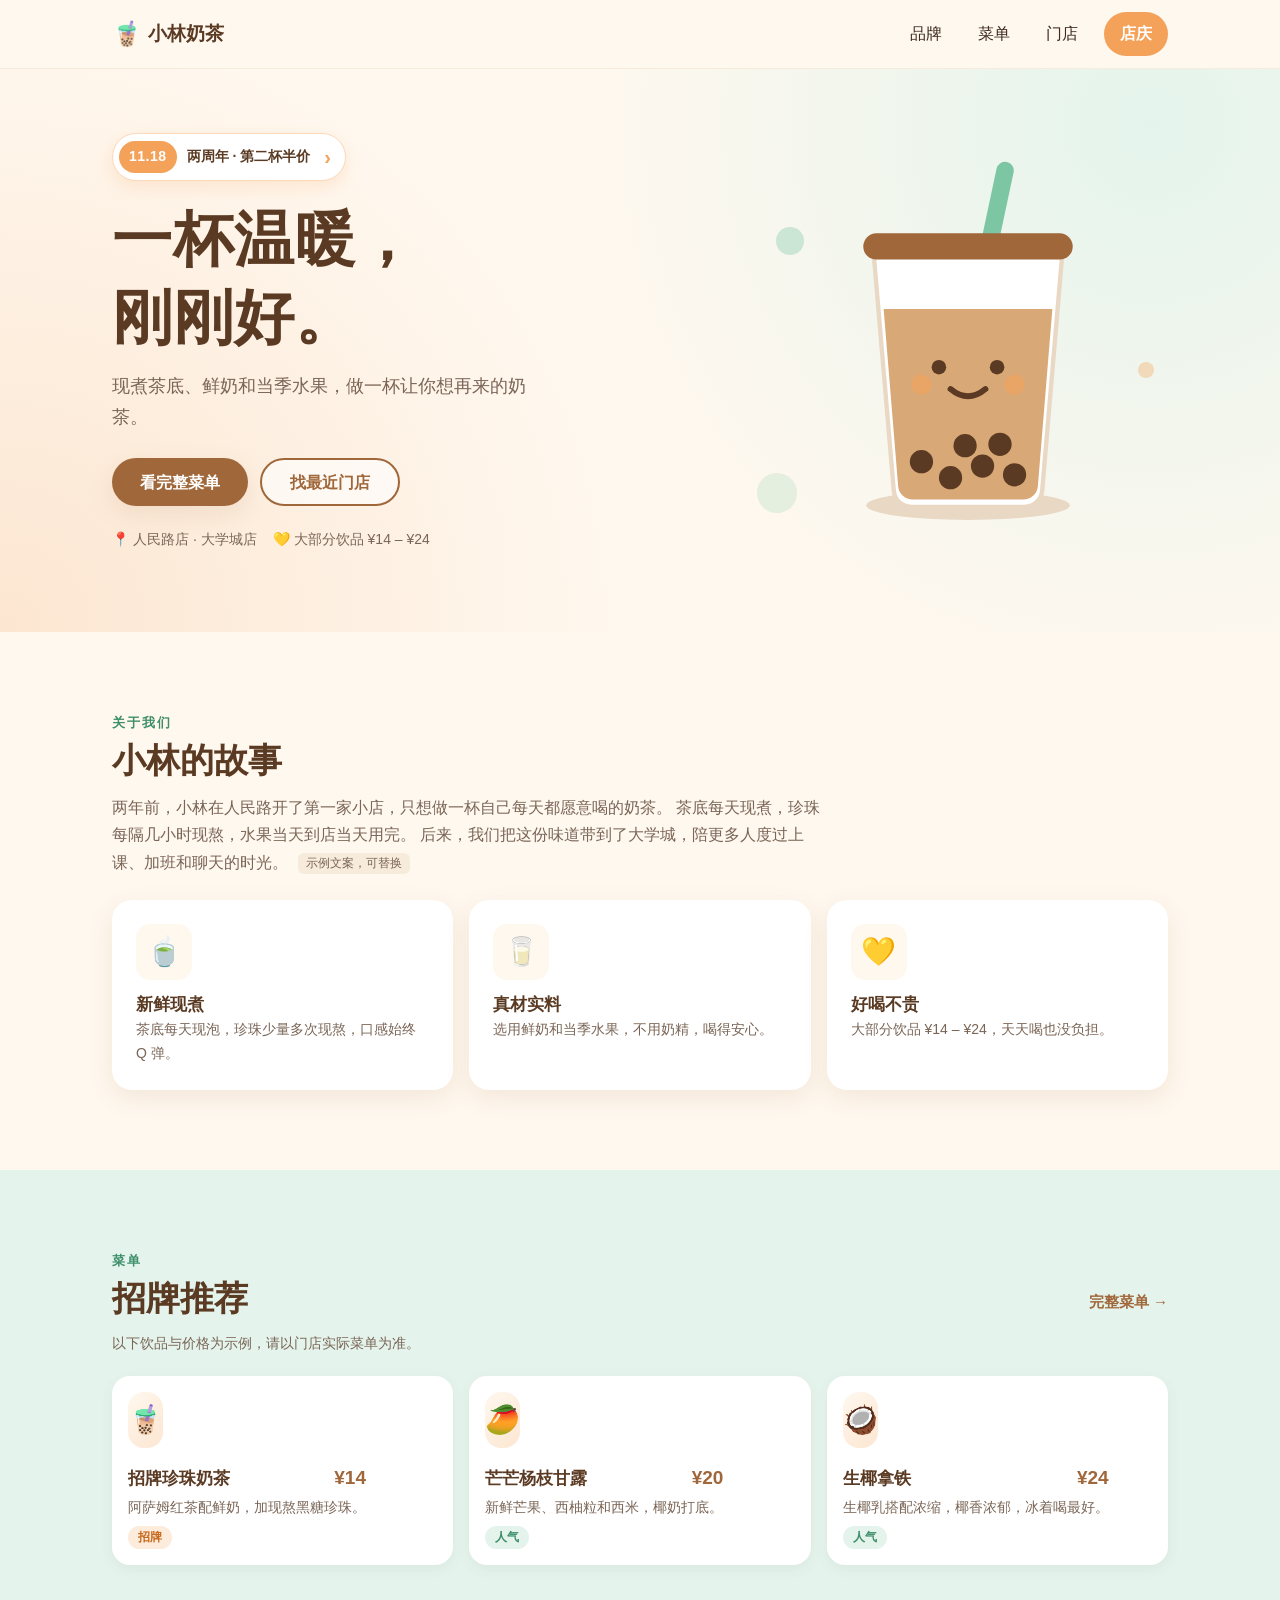
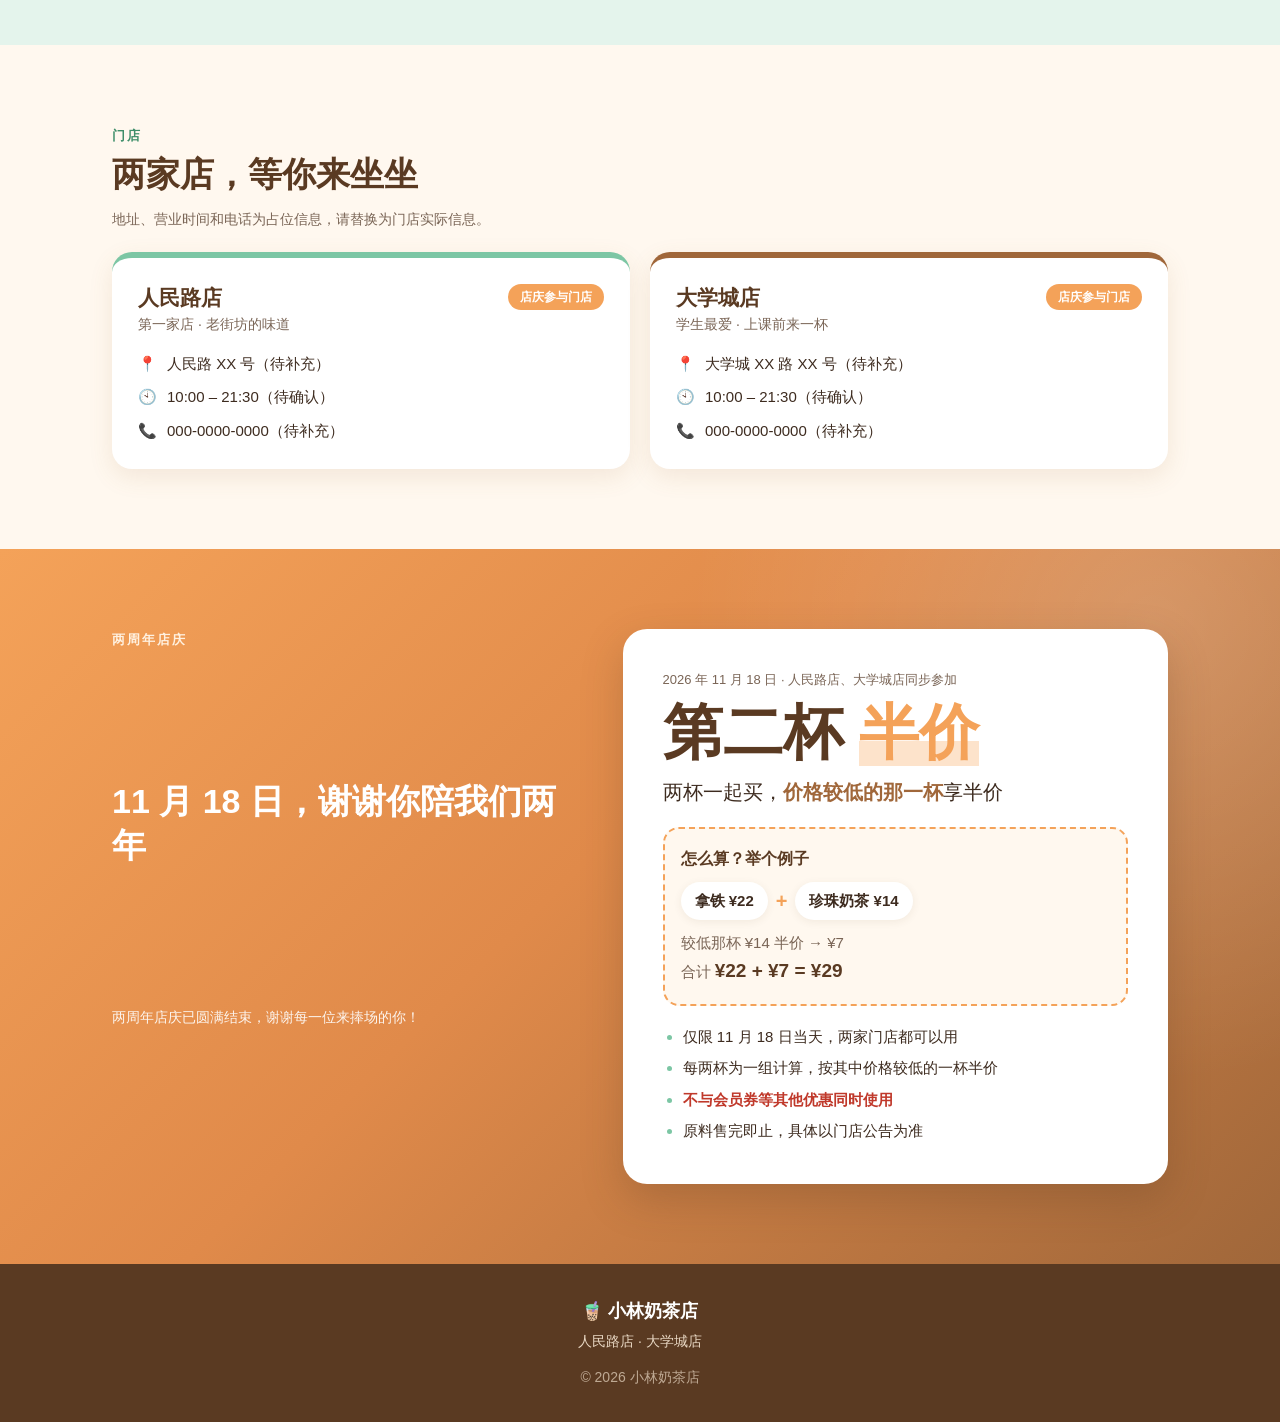
<file: index.html>
<!DOCTYPE html>
<html lang="zh-CN">
<head>
  <meta charset="UTF-8">
  <meta name="viewport" content="width=device-width, initial-scale=1, viewport-fit=cover">
  <meta name="theme-color" content="#FFF8EF">
  <title>小林奶茶店 · 一杯温暖，刚刚好</title>
  <meta name="description" content="小林奶茶店官网：品牌故事、菜单、人民路店与大学城店，11月18日两周年店庆第二杯半价。">
  <link rel="stylesheet" href="style.css">
</head>
<body class="page-home">

  <!-- 顶部导航：电脑显示完整导航，手机只保留 Logo + 店庆入口 -->
  <header class="site-header">
    <div class="container nav-bar">
      <a href="index.html" class="logo" aria-label="小林奶茶 首页">
        <span class="logo-icon" aria-hidden="true">🧋</span>小林奶茶
      </a>
      <nav class="site-nav" aria-label="主导航">
        <a href="#brand" data-section="brand">品牌</a>
        <a href="menu.html">菜单</a>
        <a href="#stores" data-section="stores">门店</a>
        <a href="#anniversary" data-section="anniversary" class="nav-highlight">店庆</a>
      </nav>
      <a href="#anniversary" class="header-cta">🎉 店庆</a>
    </div>
  </header>

  <main id="top">

    <!-- 首屏 -->
    <section class="hero">
      <div class="container hero-inner">
        <div class="hero-text">
          <a href="#anniversary" class="hero-badge">
            <span class="hero-badge-date">11.18</span>
            <span>两周年 · 第二杯半价</span>
            <span aria-hidden="true">›</span>
          </a>
          <h1>一杯温暖，<br>刚刚好。</h1>
          <p class="hero-sub">现煮茶底、鲜奶和当季水果，做一杯让你想再来的奶茶。</p>
          <div class="hero-actions">
            <a href="menu.html" class="btn btn-primary">看完整菜单</a>
            <a href="#stores" class="btn btn-ghost">找最近门店</a>
          </div>
          <ul class="hero-facts">
            <li><span aria-hidden="true">📍</span>人民路店 · 大学城店</li>
            <li><span aria-hidden="true">💛</span>大部分饮品 ¥14 – ¥24</li>
          </ul>
        </div>
        <div class="hero-art" aria-hidden="true">
          <svg viewBox="0 0 220 260" class="cup-svg">
            <ellipse cx="110" cy="245" rx="70" ry="10" fill="#E9D8C4"/>
            <rect x="122" y="8" width="12" height="90" rx="6" fill="#7CC6A4" transform="rotate(12 128 50)"/>
            <path d="M45 70 h130 l-14 165 a12 12 0 0 1 -12 11 h-78 a12 12 0 0 1 -12 -11 z" fill="#FFFFFF" stroke="#E9D8C4" stroke-width="3"/>
            <path d="M52 110 h116 l-10 122 a10 10 0 0 1 -10 9 h-76 a10 10 0 0 1 -10 -9 z" fill="#D9A877"/>
            <circle cx="78" cy="215" r="8" fill="#5A3A22"/>
            <circle cx="98" cy="226" r="8" fill="#5A3A22"/>
            <circle cx="120" cy="218" r="8" fill="#5A3A22"/>
            <circle cx="142" cy="224" r="8" fill="#5A3A22"/>
            <circle cx="108" cy="204" r="8" fill="#5A3A22"/>
            <circle cx="132" cy="203" r="8" fill="#5A3A22"/>
            <rect x="38" y="58" width="144" height="18" rx="9" fill="#A0673A"/>
            <circle cx="90" cy="150" r="5" fill="#5A3A22"/>
            <circle cx="130" cy="150" r="5" fill="#5A3A22"/>
            <path d="M98 165 q12 10 24 0" stroke="#5A3A22" stroke-width="4" fill="none" stroke-linecap="round"/>
            <circle cx="78" cy="162" r="7" fill="#F4A259" opacity=".55"/>
            <circle cx="142" cy="162" r="7" fill="#F4A259" opacity=".55"/>
          </svg>
          <div class="bubble b1"></div>
          <div class="bubble b2"></div>
          <div class="bubble b3"></div>
        </div>
      </div>
    </section>

    <!-- 品牌介绍 -->
    <section id="brand" class="section">
      <div class="container">
        <p class="eyebrow">关于我们</p>
        <h2 class="section-title">小林的故事</h2>
        <p class="brand-story">
          两年前，小林在人民路开了第一家小店，只想做一杯自己每天都愿意喝的奶茶。
          茶底每天现煮，珍珠每隔几小时现熬，水果当天到店当天用完。
          后来，我们把这份味道带到了大学城，陪更多人度过上课、加班和聊天的时光。
          <span class="placeholder-tag">示例文案，可替换</span>
        </p>
        <div class="features">
          <article class="feature-card">
            <div class="feature-icon" aria-hidden="true">🍵</div>
            <div>
              <h3>新鲜现煮</h3>
              <p>茶底每天现泡，珍珠少量多次现熬，口感始终 Q 弹。</p>
            </div>
          </article>
          <article class="feature-card">
            <div class="feature-icon" aria-hidden="true">🥛</div>
            <div>
              <h3>真材实料</h3>
              <p>选用鲜奶和当季水果，不用奶精，喝得安心。</p>
            </div>
          </article>
          <article class="feature-card">
            <div class="feature-icon" aria-hidden="true">💛</div>
            <div>
              <h3>好喝不贵</h3>
              <p>大部分饮品 ¥14 – ¥24，天天喝也没负担。</p>
            </div>
          </article>
        </div>
      </div>
    </section>

    <!-- 菜单预览：完整菜单在 menu.html -->
    <section id="menu" class="section section-tint">
      <div class="container">
        <div class="section-head">
          <div>
            <p class="eyebrow">菜单</p>
            <h2 class="section-title">招牌推荐</h2>
          </div>
          <a href="menu.html" class="link-more">完整菜单 <span aria-hidden="true">→</span></a>
        </div>
        <p class="section-note">以下饮品与价格为示例，请以门店实际菜单为准。</p>

        <div class="menu-grid menu-grid-preview">
          <article class="menu-card">
            <div class="menu-emoji" aria-hidden="true">🧋</div>
            <div class="menu-body">
              <div class="menu-top"><h3>招牌珍珠奶茶</h3><span class="price">¥14</span></div>
              <p>阿萨姆红茶配鲜奶，加现熬黑糖珍珠。</p>
              <span class="tag tag-hot">招牌</span>
            </div>
          </article>
          <article class="menu-card">
            <div class="menu-emoji" aria-hidden="true">🥭</div>
            <div class="menu-body">
              <div class="menu-top"><h3>芒芒杨枝甘露</h3><span class="price">¥20</span></div>
              <p>新鲜芒果、西柚粒和西米，椰奶打底。</p>
              <span class="tag">人气</span>
            </div>
          </article>
          <article class="menu-card">
            <div class="menu-emoji" aria-hidden="true">🥥</div>
            <div class="menu-body">
              <div class="menu-top"><h3>生椰拿铁</h3><span class="price">¥24</span></div>
              <p>生椰乳搭配浓缩，椰香浓郁，冰着喝最好。</p>
              <span class="tag">人气</span>
            </div>
          </article>
        </div>

        <a href="menu.html" class="btn btn-primary btn-block">查看完整菜单（奶茶 / 果茶 / 咖啡 / 加料）</a>
      </div>
    </section>

    <!-- 门店 -->
    <section id="stores" class="section">
      <div class="container">
        <p class="eyebrow">门店</p>
        <h2 class="section-title">两家店，等你来坐坐</h2>
        <p class="section-note">地址、营业时间和电话为占位信息，请替换为门店实际信息。</p>
        <div class="stores">
          <article class="store-card">
            <div class="store-head">
              <h3>人民路店</h3>
              <span class="store-badge">店庆参与门店</span>
            </div>
            <p class="store-sub">第一家店 · 老街坊的味道</p>
            <ul class="store-info">
              <li><span aria-hidden="true">📍</span><span>人民路 XX 号（待补充）</span></li>
              <li><span aria-hidden="true">🕙</span><span>10:00 – 21:30（待确认）</span></li>
              <li><span aria-hidden="true">📞</span><span>000-0000-0000（待补充）</span></li>
            </ul>
          </article>
          <article class="store-card">
            <div class="store-head">
              <h3>大学城店</h3>
              <span class="store-badge">店庆参与门店</span>
            </div>
            <p class="store-sub">学生最爱 · 上课前来一杯</p>
            <ul class="store-info">
              <li><span aria-hidden="true">📍</span><span>大学城 XX 路 XX 号（待补充）</span></li>
              <li><span aria-hidden="true">🕙</span><span>10:00 – 21:30（待确认）</span></li>
              <li><span aria-hidden="true">📞</span><span>000-0000-0000（待补充）</span></li>
            </ul>
          </article>
        </div>
      </div>
    </section>

    <!-- 店庆活动 -->
    <section id="anniversary" class="section anniversary">
      <div class="container">
        <p class="eyebrow eyebrow-light">两周年店庆</p>
        <h2 class="section-title title-light">11 月 18 日，谢谢你陪我们两年</h2>

        <div class="countdown" id="countdown" aria-live="polite">
          <p class="countdown-label" id="countdown-label">距离店庆还有</p>
          <div class="countdown-nums" id="countdown-nums">
            <div><strong data-unit="d">--</strong><span>天</span></div>
            <div><strong data-unit="h">--</strong><span>时</span></div>
            <div><strong data-unit="m">--</strong><span>分</span></div>
            <div><strong data-unit="s">--</strong><span>秒</span></div>
          </div>
        </div>

        <div class="deal-card">
          <p class="deal-date">2026 年 11 月 18 日 · 人民路店、大学城店同步参加</p>
          <p class="deal-main">第二杯 <em>半价</em></p>
          <p class="deal-rule">两杯一起买，<strong>价格较低的那一杯</strong>享半价</p>

          <div class="deal-example">
            <p class="example-title">怎么算？举个例子</p>
            <div class="example-row">
              <span class="example-cup">拿铁 ¥22</span>
              <span class="example-plus">+</span>
              <span class="example-cup">珍珠奶茶 ¥14</span>
            </div>
            <p class="example-calc">较低那杯 ¥14 半价 → ¥7<br>合计 <strong>¥22 + ¥7 = ¥29</strong></p>
          </div>

          <ul class="deal-notes">
            <li>仅限 11 月 18 日当天，两家门店都可以用</li>
            <li>每两杯为一组计算，按其中价格较低的一杯半价</li>
            <li><strong>不与会员券等其他优惠同时使用</strong></li>
            <li>原料售完即止，具体以门店公告为准</li>
          </ul>
        </div>
      </div>
    </section>

  </main>

  <footer class="site-footer">
    <div class="container footer-inner">
      <p class="footer-logo"><span aria-hidden="true">🧋</span> 小林奶茶店</p>
      <p>人民路店 · 大学城店</p>
      <p class="copyright">© 2026 小林奶茶店</p>
    </div>
  </footer>

  <!-- 手机底部导航 -->
  <nav class="tabbar" aria-label="快捷导航">
    <a href="#top" data-section="top"><span aria-hidden="true">🏠</span>首页</a>
    <a href="menu.html"><span aria-hidden="true">🧋</span>菜单</a>
    <a href="#stores" data-section="stores"><span aria-hidden="true">📍</span>门店</a>
    <a href="#anniversary" data-section="anniversary" class="tabbar-hot"><span aria-hidden="true">🎉</span>店庆</a>
  </nav>

  <script src="script.js"></script>
</body>
</html>
</file>
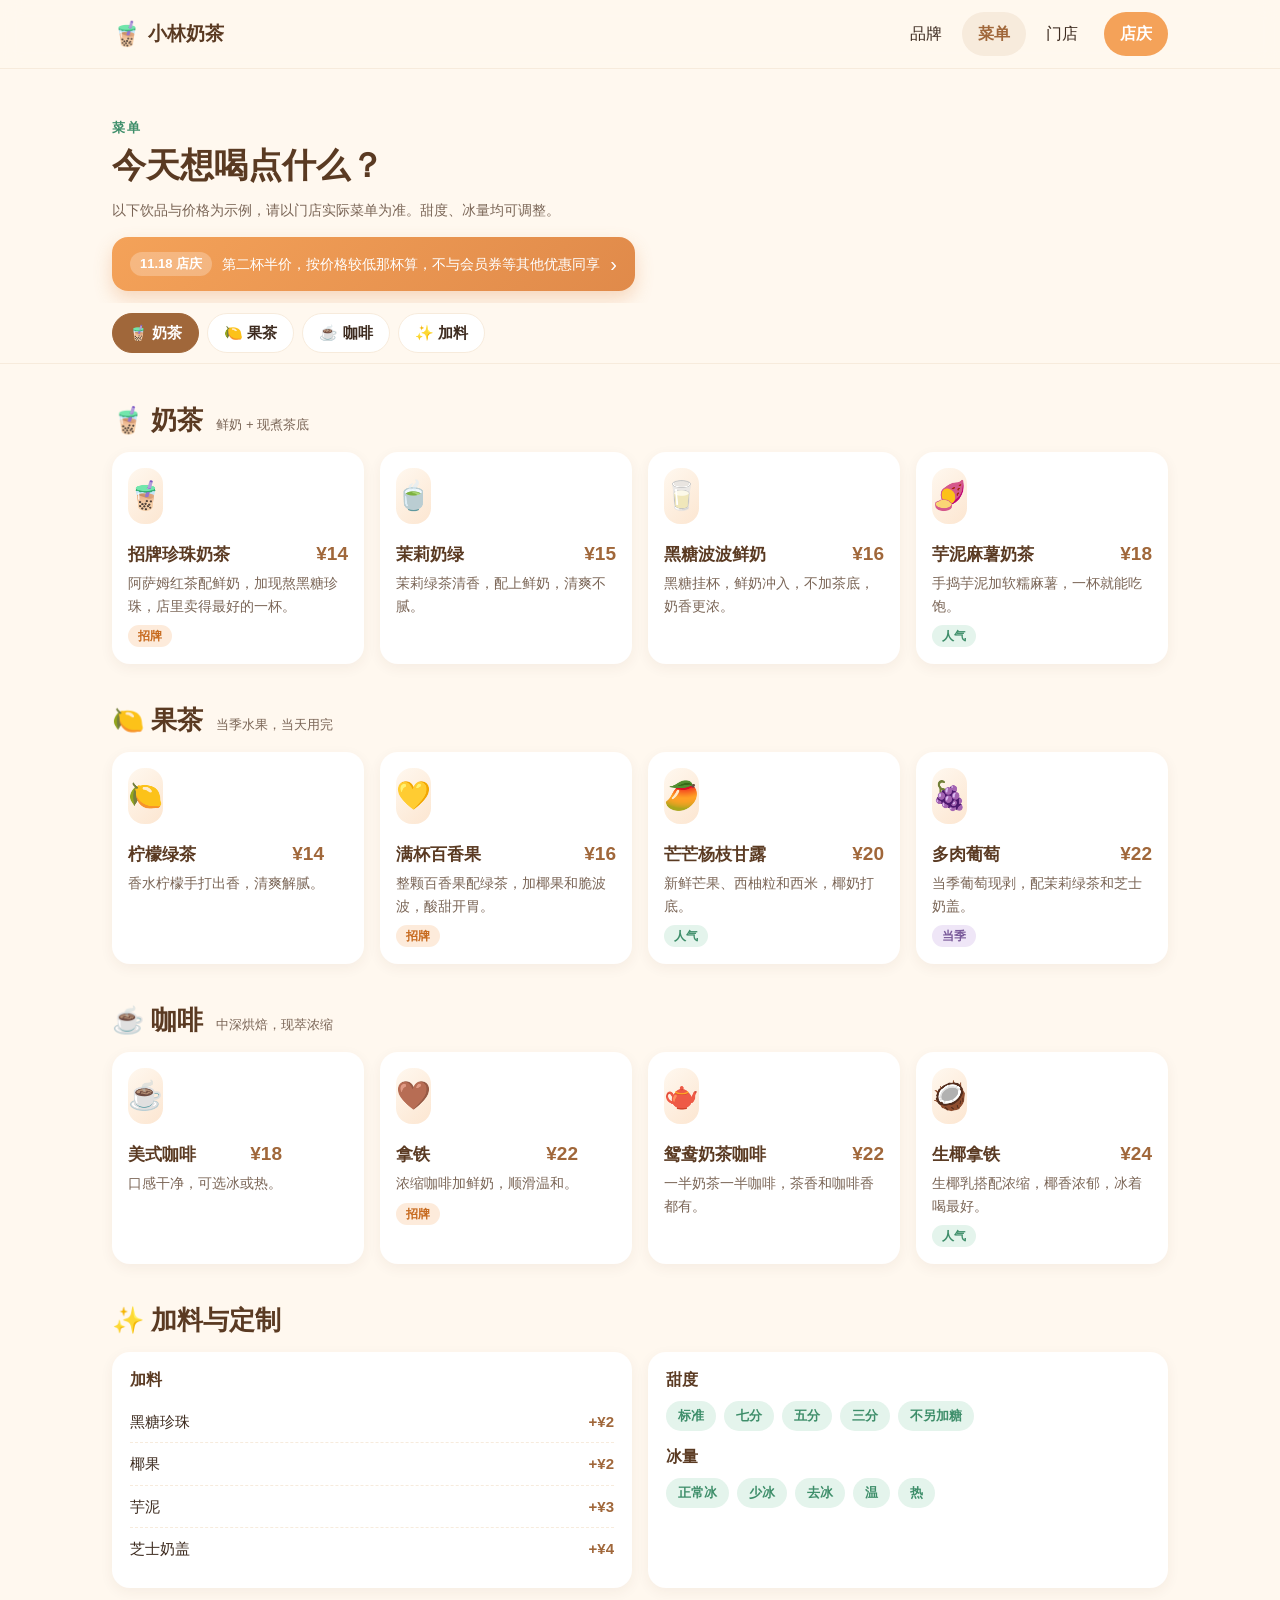
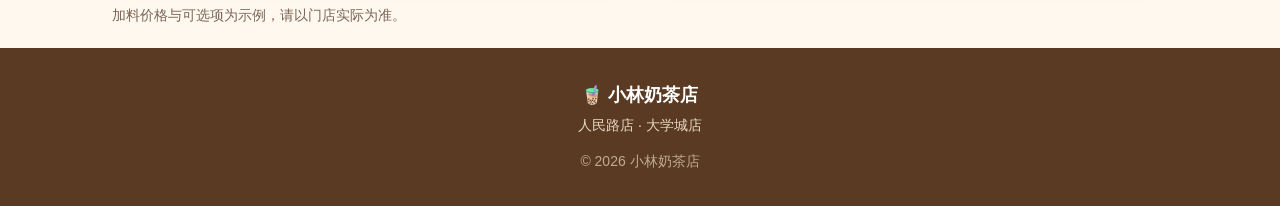
<file: menu.html>
<!DOCTYPE html>
<html lang="zh-CN">
<head>
  <meta charset="UTF-8">
  <meta name="viewport" content="width=device-width, initial-scale=1, viewport-fit=cover">
  <meta name="theme-color" content="#FFF8EF">
  <title>菜单 · 小林奶茶店</title>
  <meta name="description" content="小林奶茶店完整菜单：奶茶、果茶、咖啡与加料，11月18日店庆第二杯半价。">
  <link rel="stylesheet" href="style.css">
</head>
<body class="page-menu">

  <header class="site-header">
    <div class="container nav-bar">
      <a href="index.html" class="logo" aria-label="小林奶茶 首页">
        <span class="logo-icon" aria-hidden="true">🧋</span>小林奶茶
      </a>
      <nav class="site-nav" aria-label="主导航">
        <a href="index.html#brand">品牌</a>
        <a href="menu.html" aria-current="page">菜单</a>
        <a href="index.html#stores">门店</a>
        <a href="index.html#anniversary" class="nav-highlight">店庆</a>
      </nav>
      <a href="index.html#anniversary" class="header-cta">🎉 店庆</a>
    </div>
  </header>

  <main id="top">

    <section class="menu-hero">
      <div class="container">
        <p class="eyebrow">菜单</p>
        <h1 class="section-title">今天想喝点什么？</h1>
        <p class="section-note">以下饮品与价格为示例，请以门店实际菜单为准。甜度、冰量均可调整。</p>
        <a href="index.html#anniversary" class="promo-strip">
          <strong>11.18 店庆</strong>
          <span>第二杯半价，按价格较低那杯算，不与会员券等其他优惠同享</span>
          <span aria-hidden="true">›</span>
        </a>
      </div>
    </section>

    <!-- 分类吸顶导航 -->
    <div class="chip-nav-wrap">
      <nav class="container chip-nav" aria-label="饮品分类">
        <a href="#cat-milk" data-section="cat-milk">🧋 奶茶</a>
        <a href="#cat-fruit" data-section="cat-fruit">🍋 果茶</a>
        <a href="#cat-coffee" data-section="cat-coffee">☕ 咖啡</a>
        <a href="#cat-extra" data-section="cat-extra">✨ 加料</a>
      </nav>
    </div>

    <div class="container menu-page">

      <section id="cat-milk" class="menu-section">
        <h2 class="menu-cat-title">🧋 奶茶 <span>鲜奶 + 现煮茶底</span></h2>
        <div class="menu-grid">
          <article class="menu-card">
            <div class="menu-emoji" aria-hidden="true">🧋</div>
            <div class="menu-body">
              <div class="menu-top"><h3>招牌珍珠奶茶</h3><span class="price">¥14</span></div>
              <p>阿萨姆红茶配鲜奶，加现熬黑糖珍珠，店里卖得最好的一杯。</p>
              <span class="tag tag-hot">招牌</span>
            </div>
          </article>
          <article class="menu-card">
            <div class="menu-emoji" aria-hidden="true">🍵</div>
            <div class="menu-body">
              <div class="menu-top"><h3>茉莉奶绿</h3><span class="price">¥15</span></div>
              <p>茉莉绿茶清香，配上鲜奶，清爽不腻。</p>
            </div>
          </article>
          <article class="menu-card">
            <div class="menu-emoji" aria-hidden="true">🥛</div>
            <div class="menu-body">
              <div class="menu-top"><h3>黑糖波波鲜奶</h3><span class="price">¥16</span></div>
              <p>黑糖挂杯，鲜奶冲入，不加茶底，奶香更浓。</p>
            </div>
          </article>
          <article class="menu-card">
            <div class="menu-emoji" aria-hidden="true">🍠</div>
            <div class="menu-body">
              <div class="menu-top"><h3>芋泥麻薯奶茶</h3><span class="price">¥18</span></div>
              <p>手捣芋泥加软糯麻薯，一杯就能吃饱。</p>
              <span class="tag">人气</span>
            </div>
          </article>
        </div>
      </section>

      <section id="cat-fruit" class="menu-section">
        <h2 class="menu-cat-title">🍋 果茶 <span>当季水果，当天用完</span></h2>
        <div class="menu-grid">
          <article class="menu-card">
            <div class="menu-emoji" aria-hidden="true">🍋</div>
            <div class="menu-body">
              <div class="menu-top"><h3>柠檬绿茶</h3><span class="price">¥14</span></div>
              <p>香水柠檬手打出香，清爽解腻。</p>
            </div>
          </article>
          <article class="menu-card">
            <div class="menu-emoji" aria-hidden="true">💛</div>
            <div class="menu-body">
              <div class="menu-top"><h3>满杯百香果</h3><span class="price">¥16</span></div>
              <p>整颗百香果配绿茶，加椰果和脆波波，酸甜开胃。</p>
              <span class="tag tag-hot">招牌</span>
            </div>
          </article>
          <article class="menu-card">
            <div class="menu-emoji" aria-hidden="true">🥭</div>
            <div class="menu-body">
              <div class="menu-top"><h3>芒芒杨枝甘露</h3><span class="price">¥20</span></div>
              <p>新鲜芒果、西柚粒和西米，椰奶打底。</p>
              <span class="tag">人气</span>
            </div>
          </article>
          <article class="menu-card">
            <div class="menu-emoji" aria-hidden="true">🍇</div>
            <div class="menu-body">
              <div class="menu-top"><h3>多肉葡萄</h3><span class="price">¥22</span></div>
              <p>当季葡萄现剥，配茉莉绿茶和芝士奶盖。</p>
              <span class="tag tag-season">当季</span>
            </div>
          </article>
        </div>
      </section>

      <section id="cat-coffee" class="menu-section">
        <h2 class="menu-cat-title">☕ 咖啡 <span>中深烘焙，现萃浓缩</span></h2>
        <div class="menu-grid">
          <article class="menu-card">
            <div class="menu-emoji" aria-hidden="true">☕</div>
            <div class="menu-body">
              <div class="menu-top"><h3>美式咖啡</h3><span class="price">¥18</span></div>
              <p>口感干净，可选冰或热。</p>
            </div>
          </article>
          <article class="menu-card">
            <div class="menu-emoji" aria-hidden="true">🤎</div>
            <div class="menu-body">
              <div class="menu-top"><h3>拿铁</h3><span class="price">¥22</span></div>
              <p>浓缩咖啡加鲜奶，顺滑温和。</p>
              <span class="tag tag-hot">招牌</span>
            </div>
          </article>
          <article class="menu-card">
            <div class="menu-emoji" aria-hidden="true">🫖</div>
            <div class="menu-body">
              <div class="menu-top"><h3>鸳鸯奶茶咖啡</h3><span class="price">¥22</span></div>
              <p>一半奶茶一半咖啡，茶香和咖啡香都有。</p>
            </div>
          </article>
          <article class="menu-card">
            <div class="menu-emoji" aria-hidden="true">🥥</div>
            <div class="menu-body">
              <div class="menu-top"><h3>生椰拿铁</h3><span class="price">¥24</span></div>
              <p>生椰乳搭配浓缩，椰香浓郁，冰着喝最好。</p>
              <span class="tag">人气</span>
            </div>
          </article>
        </div>
      </section>

      <section id="cat-extra" class="menu-section">
        <h2 class="menu-cat-title">✨ 加料与定制</h2>
        <div class="extra-grid">
          <div class="extra-card">
            <h3>加料</h3>
            <ul class="extra-list">
              <li><span>黑糖珍珠</span><span>+¥2</span></li>
              <li><span>椰果</span><span>+¥2</span></li>
              <li><span>芋泥</span><span>+¥3</span></li>
              <li><span>芝士奶盖</span><span>+¥4</span></li>
            </ul>
          </div>
          <div class="extra-card">
            <h3>甜度</h3>
            <div class="option-row">
              <span>标准</span><span>七分</span><span>五分</span><span>三分</span><span>不另加糖</span>
            </div>
            <h3>冰量</h3>
            <div class="option-row">
              <span>正常冰</span><span>少冰</span><span>去冰</span><span>温</span><span>热</span>
            </div>
          </div>
        </div>
        <p class="section-note menu-foot-note">加料价格与可选项为示例，请以门店实际为准。</p>
      </section>

    </div>
  </main>

  <footer class="site-footer">
    <div class="container footer-inner">
      <p class="footer-logo"><span aria-hidden="true">🧋</span> 小林奶茶店</p>
      <p>人民路店 · 大学城店</p>
      <p class="copyright">© 2026 小林奶茶店</p>
    </div>
  </footer>

  <nav class="tabbar" aria-label="快捷导航">
    <a href="index.html"><span aria-hidden="true">🏠</span>首页</a>
    <a href="menu.html" aria-current="page"><span aria-hidden="true">🧋</span>菜单</a>
    <a href="index.html#stores"><span aria-hidden="true">📍</span>门店</a>
    <a href="index.html#anniversary" class="tabbar-hot"><span aria-hidden="true">🎉</span>店庆</a>
  </nav>

  <script src="script.js"></script>
</body>
</html>
</file>
<file: style.css>
/* ========== 基础变量 ========== */
:root {
  --cream: #FFF8EF;
  --cream-deep: #F7EBDC;
  --brown: #A0673A;
  --brown-dark: #5A3A22;
  --mint: #7CC6A4;
  --mint-dark: #3E8E6A;
  --mint-soft: #E4F4EC;
  --orange: #F4A259;
  --orange-dark: #C76A1E;
  --text: #3D2B1F;
  --text-soft: #7A6556;
  --white: #FFFFFF;
  --radius: 20px;
  --shadow: 0 8px 24px rgba(160, 103, 58, 0.12);
  --header-h: 56px;
  --chip-h: 60px;
  --tabbar-h: 62px;
  --safe-bottom: env(safe-area-inset-bottom, 0px);
}

*,
*::before,
*::after { box-sizing: border-box; }

html {
  scroll-behavior: smooth;
  scroll-padding-top: calc(var(--header-h) + 8px);
  -webkit-text-size-adjust: 100%;
}

body {
  margin: 0;
  font-family: -apple-system, "PingFang SC", "Hiragino Sans GB", "Microsoft YaHei", "Noto Sans CJK SC", sans-serif;
  color: var(--text);
  background: var(--cream);
  line-height: 1.7;
  -webkit-font-smoothing: antialiased;
  -webkit-tap-highlight-color: transparent;
  /* 手机给底部导航留位置 */
  padding-bottom: calc(var(--tabbar-h) + var(--safe-bottom));
}

h1, h2, h3 { margin: 0; line-height: 1.3; }
p { margin: 0; }
a { color: inherit; text-decoration: none; }
a:focus-visible,
button:focus-visible { outline: 3px solid var(--orange); outline-offset: 2px; border-radius: 8px; }

.container {
  width: 100%;
  max-width: 1120px;
  margin: 0 auto;
  padding: 0 18px;
}

/* ========== 按钮 ========== */
.btn {
  display: inline-flex;
  align-items: center;
  justify-content: center;
  min-height: 48px;
  padding: 0 24px;
  border-radius: 999px;
  font-weight: 600;
  font-size: 16px;
  transition: transform .2s, box-shadow .2s, background .2s;
}
.btn:hover { transform: translateY(-2px); }
.btn-primary { background: var(--brown); color: var(--white); box-shadow: var(--shadow); }
.btn-primary:hover { background: var(--brown-dark); }
.btn-ghost { border: 2px solid var(--brown); color: var(--brown); background: rgba(255,255,255,.6); }
.btn-ghost:hover { background: var(--white); }
.btn-block { display: flex; width: 100%; margin-top: 20px; text-align: center; padding: 0 16px; font-size: 15px; }

/* ========== 顶部导航 ========== */
.site-header {
  position: sticky;
  top: 0;
  z-index: 50;
  background: rgba(255, 248, 239, 0.94);
  backdrop-filter: blur(10px);
  -webkit-backdrop-filter: blur(10px);
  border-bottom: 1px solid var(--cream-deep);
}
.nav-bar {
  height: var(--header-h);
  display: flex;
  align-items: center;
  justify-content: space-between;
  gap: 12px;
}
.logo {
  display: flex;
  align-items: center;
  gap: 6px;
  font-size: 19px;
  font-weight: 700;
  color: var(--brown-dark);
  min-height: 44px;
}
.logo-icon { font-size: 24px; }

/* 手机：顶部只放 Logo + 店庆按钮，主导航交给底部 tabbar */
.site-nav { display: none; }
.header-cta {
  display: inline-flex;
  align-items: center;
  min-height: 36px;
  padding: 0 14px;
  border-radius: 999px;
  background: var(--orange);
  color: var(--white);
  font-size: 14px;
  font-weight: 700;
  box-shadow: 0 4px 12px rgba(244, 162, 89, 0.35);
}

/* ========== 手机底部导航 ========== */
.tabbar {
  position: fixed;
  left: 0;
  right: 0;
  bottom: 0;
  z-index: 60;
  display: grid;
  grid-template-columns: repeat(4, 1fr);
  height: calc(var(--tabbar-h) + var(--safe-bottom));
  padding-bottom: var(--safe-bottom);
  background: rgba(255, 255, 255, 0.97);
  backdrop-filter: blur(10px);
  -webkit-backdrop-filter: blur(10px);
  border-top: 1px solid var(--cream-deep);
  box-shadow: 0 -6px 20px rgba(90, 58, 34, 0.06);
}
.tabbar a {
  display: flex;
  flex-direction: column;
  align-items: center;
  justify-content: center;
  gap: 1px;
  font-size: 12px;
  color: var(--text-soft);
  font-weight: 600;
}
.tabbar a span { font-size: 22px; line-height: 1.1; filter: grayscale(.6); opacity: .8; transition: filter .2s, opacity .2s, transform .2s; }
.tabbar a.is-current,
.tabbar a[aria-current="page"] { color: var(--brown); }
.tabbar a.is-current span,
.tabbar a[aria-current="page"] span { filter: none; opacity: 1; transform: translateY(-1px); }
.tabbar a.tabbar-hot { color: var(--orange-dark); }
.tabbar a.tabbar-hot span { filter: none; opacity: 1; }

/* ========== 首屏 ========== */
.hero {
  background:
    radial-gradient(circle at 90% 10%, var(--mint-soft) 0, transparent 45%),
    radial-gradient(circle at 0% 100%, #FCE6D1 0, transparent 45%),
    var(--cream);
  padding: 24px 0 36px;
  overflow: hidden;
}
.hero-inner {
  display: grid;
  grid-template-columns: 1fr auto;
  align-items: center;
  gap: 8px 12px;
}
.hero-text { display: contents; }

/* 手机：活动条横跨整行 → 标题 + 小插画并排 → 说明、按钮、信息 */
.hero-badge {
  grid-column: 1 / -1;
  display: flex;
  align-items: center;
  gap: 10px;
  min-height: 48px;
  padding: 6px 14px 6px 6px;
  margin-bottom: 12px;
  background: var(--white);
  border: 1px solid #FBD9BA;
  border-radius: 999px;
  font-size: 14px;
  font-weight: 600;
  color: var(--brown-dark);
  box-shadow: 0 6px 16px rgba(244, 162, 89, 0.18);
}
.hero-badge-date {
  padding: 4px 10px;
  background: var(--orange);
  color: var(--white);
  border-radius: 999px;
  font-weight: 800;
  letter-spacing: .5px;
}
.hero-badge span:last-child { margin-left: auto; color: var(--orange); font-size: 20px; line-height: 1; }

.hero h1 {
  grid-column: 1;
  font-size: 34px;
  color: var(--brown-dark);
  letter-spacing: 1px;
}
.hero-art {
  grid-column: 2;
  grid-row: 2;
  position: relative;
  width: 104px;
}
.hero-sub,
.hero-actions,
.hero-facts { grid-column: 1 / -1; }
.hero-sub {
  margin-top: 6px;
  color: var(--text-soft);
  font-size: 16px;
}
.hero-actions {
  display: grid;
  grid-template-columns: 1fr; /* 手机端上下排列，每个按钮占满宽度 */
  gap: 12px;
  margin-top: 18px;
}
.hero-actions .btn { padding: 0 12px; font-size: 15px; }
.hero-facts {
  list-style: none;
  margin: 16px 0 0;
  padding: 0;
  display: flex;
  flex-wrap: wrap;
  gap: 6px 16px;
  font-size: 13px;
  color: var(--text-soft);
}
.hero-facts li { display: flex; gap: 4px; align-items: center; }

.cup-svg {
  width: 100%;
  height: auto;
  animation: float 4s ease-in-out infinite;
}
.bubble {
  position: absolute;
  border-radius: 50%;
  background: var(--mint);
  opacity: .35;
  display: none;
}
.b1 { width: 28px; height: 28px; top: 20%; left: -10%; }
.b2 { width: 16px; height: 16px; top: 55%; right: -8%; background: var(--orange); }
.b3 { width: 40px; height: 40px; bottom: 6%; left: -16%; opacity: .2; }

@keyframes float {
  0%, 100% { transform: translateY(0); }
  50% { transform: translateY(-8px); }
}

/* ========== 通用区块 ========== */
.section { padding: 48px 0; }
.section-tint { background: var(--mint-soft); }
.eyebrow {
  color: var(--mint-dark);
  font-weight: 700;
  font-size: 13px;
  letter-spacing: 2px;
  margin-bottom: 4px;
}
.section-title {
  font-size: 26px;
  color: var(--brown-dark);
  margin-bottom: 12px;
}
.section-head {
  display: flex;
  justify-content: space-between;
  align-items: flex-end;
  gap: 12px;
}
.link-more {
  display: inline-flex;
  align-items: center;
  gap: 4px;
  min-height: 44px;
  margin-bottom: 8px;
  color: var(--brown);
  font-weight: 700;
  font-size: 15px;
  white-space: nowrap;
}
.section-note {
  color: var(--text-soft);
  font-size: 13px;
  margin-bottom: 20px;
}
.placeholder-tag {
  display: inline-block;
  margin-left: 6px;
  padding: 0 8px;
  font-size: 12px;
  color: var(--text-soft);
  background: var(--cream-deep);
  border-radius: 6px;
  vertical-align: middle;
}

/* ========== 品牌 ========== */
.brand-story {
  max-width: 720px;
  font-size: 16px;
  color: var(--text-soft);
  margin-bottom: 24px;
}
.features {
  display: grid;
  grid-template-columns: 1fr;
  gap: 12px;
}
.feature-card {
  display: flex;
  align-items: flex-start;
  gap: 14px;
  background: var(--white);
  border-radius: var(--radius);
  padding: 18px;
  box-shadow: var(--shadow);
}
.feature-icon {
  flex: 0 0 48px;
  height: 48px;
  display: grid;
  place-items: center;
  font-size: 24px;
  background: var(--cream);
  border-radius: 14px;
}
.feature-card h3 { font-size: 17px; color: var(--brown-dark); margin-bottom: 2px; }
.feature-card p { color: var(--text-soft); font-size: 14px; }

/* ========== 菜单卡片（首页预览 + 菜单页共用） ========== */
.menu-grid {
  display: grid;
  grid-template-columns: 1fr;
  gap: 12px;
}
.menu-card {
  display: flex;
  gap: 14px;
  align-items: flex-start;
  background: var(--white);
  border-radius: 18px;
  padding: 16px;
  box-shadow: 0 4px 14px rgba(90, 58, 34, 0.06);
  transition: transform .2s, box-shadow .2s;
}
.menu-card:hover { transform: translateY(-3px); box-shadow: var(--shadow); }
.menu-emoji {
  flex: 0 0 56px;
  height: 56px;
  display: grid;
  place-items: center;
  font-size: 28px;
  border-radius: 16px;
  background: linear-gradient(135deg, var(--cream) 0%, #FCE6D1 100%);
}
.menu-body { flex: 1; min-width: 0; }
.menu-top {
  display: flex;
  justify-content: space-between;
  align-items: baseline;
  gap: 10px;
  margin-bottom: 2px;
}
.menu-card h3 { font-size: 17px; color: var(--brown-dark); }
.price { font-size: 19px; font-weight: 700; color: var(--brown); white-space: nowrap; }
.menu-card p { color: var(--text-soft); font-size: 14px; line-height: 1.6; }
.tag {
  display: inline-block;
  margin-top: 8px;
  padding: 1px 10px;
  font-size: 12px;
  font-weight: 600;
  border-radius: 999px;
  background: var(--mint-soft);
  color: var(--mint-dark);
}
.tag-hot { background: #FDEBDB; color: var(--orange-dark); }
.tag-season { background: #EFE6F7; color: #7A5A9A; }

/* ========== 菜单页 ========== */
.menu-hero { padding: 24px 0 8px; }
.menu-hero .section-note { margin-bottom: 14px; }
.promo-strip {
  display: flex;
  align-items: center;
  gap: 10px;
  padding: 12px 14px;
  border-radius: 16px;
  background: linear-gradient(135deg, #F4A259 0%, #E08A4A 100%);
  color: var(--white);
  font-size: 13px;
  line-height: 1.5;
  box-shadow: 0 8px 18px rgba(224, 138, 74, 0.3);
}
.promo-strip strong {
  flex: 0 0 auto;
  padding: 2px 10px;
  border-radius: 999px;
  background: rgba(255, 255, 255, .25);
  font-size: 13px;
}
.promo-strip span:last-child { margin-left: auto; font-size: 20px; }

.chip-nav-wrap {
  position: sticky;
  top: var(--header-h);
  z-index: 40;
  background: rgba(255, 248, 239, 0.96);
  backdrop-filter: blur(10px);
  -webkit-backdrop-filter: blur(10px);
  border-bottom: 1px solid var(--cream-deep);
}
.chip-nav {
  display: flex;
  gap: 8px;
  height: var(--chip-h);
  align-items: center;
  overflow-x: auto;
  scrollbar-width: none;
  -webkit-overflow-scrolling: touch;
}
.chip-nav::-webkit-scrollbar { display: none; }
.chip-nav a {
  flex: 0 0 auto;
  display: inline-flex;
  align-items: center;
  min-height: 40px;
  padding: 0 16px;
  border-radius: 999px;
  background: var(--white);
  border: 1px solid var(--cream-deep);
  font-size: 15px;
  font-weight: 600;
  transition: background .2s, color .2s;
}
.chip-nav a.is-current { background: var(--brown); border-color: var(--brown); color: var(--white); }

.menu-page { padding-top: 8px; padding-bottom: 40px; }
.menu-section {
  padding-top: 28px;
  scroll-margin-top: calc(var(--header-h) + var(--chip-h));
}
.menu-cat-title {
  font-size: 22px;
  color: var(--brown-dark);
  margin-bottom: 14px;
}
.menu-cat-title span {
  display: inline-block;
  margin-left: 6px;
  font-size: 13px;
  font-weight: 500;
  color: var(--text-soft);
}

.extra-grid { display: grid; gap: 12px; }
.extra-card {
  background: var(--white);
  border-radius: 18px;
  padding: 18px;
  box-shadow: 0 4px 14px rgba(90, 58, 34, 0.06);
}
.extra-card h3 { font-size: 16px; color: var(--brown-dark); margin-bottom: 10px; }
.extra-card h3 + .option-row { margin-bottom: 16px; }
.extra-card .option-row:last-child { margin-bottom: 0; }
.extra-list { list-style: none; margin: 0; padding: 0; }
.extra-list li {
  display: flex;
  justify-content: space-between;
  padding: 8px 0;
  border-bottom: 1px dashed var(--cream-deep);
  font-size: 15px;
}
.extra-list li:last-child { border-bottom: 0; }
.extra-list li span:last-child { color: var(--brown); font-weight: 700; }
.option-row { display: flex; flex-wrap: wrap; gap: 8px; }
.option-row span {
  padding: 4px 12px;
  border-radius: 999px;
  background: var(--mint-soft);
  color: var(--mint-dark);
  font-size: 13px;
  font-weight: 600;
}
.menu-foot-note { margin-top: 16px; }

/* ========== 门店 ========== */
.stores {
  display: grid;
  grid-template-columns: 1fr;
  gap: 14px;
}
.store-card {
  background: var(--white);
  border-radius: var(--radius);
  padding: 20px;
  box-shadow: var(--shadow);
  border-top: 6px solid var(--mint);
}
.store-card:nth-child(2) { border-top-color: var(--brown); }
.store-head {
  display: flex;
  justify-content: space-between;
  align-items: center;
  flex-wrap: wrap;
  gap: 8px;
}
.store-head h3 { font-size: 21px; color: var(--brown-dark); }
.store-badge {
  padding: 3px 12px;
  font-size: 12px;
  font-weight: 700;
  color: var(--white);
  background: var(--orange);
  border-radius: 999px;
}
.store-sub { color: var(--text-soft); font-size: 14px; margin: 2px 0 14px; }
.store-info { list-style: none; margin: 0; padding: 0; display: grid; gap: 8px; }
.store-info li { display: flex; gap: 10px; font-size: 15px; }

/* ========== 店庆 ========== */
.anniversary {
  background:
    radial-gradient(circle at 90% 10%, rgba(255,255,255,.18) 0, transparent 35%),
    linear-gradient(135deg, #F4A259 0%, #E08A4A 45%, #A0673A 100%);
  color: var(--white);
}
.eyebrow-light { color: #FFF1E0; }
.title-light { color: var(--white); }

.countdown { margin: 4px 0 22px; }
.countdown-label { font-size: 14px; opacity: .9; margin-bottom: 8px; }
.countdown-nums {
  display: grid;
  grid-template-columns: repeat(4, 1fr);
  gap: 8px;
  max-width: 420px;
}
.countdown-nums div {
  background: rgba(255, 255, 255, 0.18);
  border-radius: 14px;
  padding: 10px 4px;
  text-align: center;
}
.countdown-nums strong {
  display: block;
  font-size: 26px;
  font-variant-numeric: tabular-nums;
  line-height: 1.2;
}
.countdown-nums span { font-size: 12px; opacity: .9; }
.countdown.is-today .countdown-nums,
.countdown.is-over .countdown-nums { display: none; }
.countdown.is-today .countdown-label { font-size: 20px; font-weight: 700; opacity: 1; }

.deal-card {
  background: var(--white);
  color: var(--text);
  border-radius: 24px;
  padding: 24px 18px;
  box-shadow: 0 16px 40px rgba(90, 58, 34, 0.25);
}
.deal-date { color: var(--text-soft); font-size: 13px; }
.deal-main {
  font-size: 42px;
  font-weight: 800;
  color: var(--brown-dark);
  line-height: 1.2;
  margin: 6px 0;
}
.deal-main em {
  font-style: normal;
  color: var(--orange);
  background: linear-gradient(transparent 62%, #FDE3CB 62%);
}
.deal-rule { font-size: 18px; margin-bottom: 18px; }
.deal-rule strong { color: var(--brown); }

.deal-example {
  background: var(--cream);
  border: 2px dashed var(--orange);
  border-radius: 16px;
  padding: 16px;
  margin-bottom: 18px;
}
.example-title { font-weight: 700; color: var(--brown-dark); margin-bottom: 10px; }
.example-row {
  display: flex;
  align-items: center;
  flex-wrap: wrap;
  gap: 8px;
  margin-bottom: 10px;
}
.example-cup {
  padding: 6px 14px;
  background: var(--white);
  border-radius: 999px;
  font-weight: 600;
  font-size: 15px;
  box-shadow: 0 2px 8px rgba(90, 58, 34, 0.08);
}
.example-plus { font-weight: 700; color: var(--orange); font-size: 20px; }
.example-calc { font-size: 15px; color: var(--text-soft); }
.example-calc strong { color: var(--brown-dark); font-size: 19px; }

.deal-notes {
  margin: 0;
  padding-left: 20px;
  display: grid;
  gap: 6px;
  font-size: 15px;
}
.deal-notes li::marker { color: var(--mint); }
.deal-notes strong { color: #C0392B; }

/* ========== 页脚 ========== */
.site-footer {
  background: var(--brown-dark);
  color: #E9D8C4;
  padding: 32px 0;
  text-align: center;
  font-size: 14px;
}
.footer-inner { display: grid; gap: 4px; }
.footer-logo { font-size: 18px; font-weight: 700; color: var(--white); }
.copyright { opacity: .7; margin-top: 8px; }

/* ========== 小屏手机 ≤ 360px ========== */
@media (max-width: 360px) {
  .hero h1 { font-size: 29px; }
  .hero-art { width: 84px; }
  .hero-badge { font-size: 13px; }
  .deal-main { font-size: 36px; }
  .countdown-nums strong { font-size: 22px; }
}

/* ========== 平板 ≥ 768px ========== */
@media (min-width: 768px) {
  :root { --header-h: 68px; }
  body { padding-bottom: 0; }
  .tabbar { display: none; }
  .header-cta { display: none; }

  .container { padding: 0 32px; }
  .section { padding: 80px 0; }
  .section-title { font-size: 34px; }
  .section-note { font-size: 14px; }

  .site-nav {
    display: flex;
    gap: 4px;
  }
  .site-nav a {
    display: flex;
    align-items: center;
    min-height: 44px;
    padding: 0 16px;
    border-radius: 999px;
    font-size: 16px;
    transition: background .2s;
  }
  .site-nav a:hover { background: var(--cream-deep); }
  .site-nav a.is-current,
  .site-nav a[aria-current="page"] { background: var(--cream-deep); color: var(--brown); font-weight: 700; }
  .site-nav .nav-highlight { color: var(--white); background: var(--orange); font-weight: 700; margin-left: 6px; }
  .site-nav .nav-highlight:hover,
  .site-nav .nav-highlight.is-current { background: var(--orange-dark); color: var(--white); }

  /* 首屏恢复左右两栏 */
  .hero { padding: 64px 0 80px; }
  .hero-inner { display: flex; justify-content: space-between; gap: 40px; }
  .hero-text { display: block; flex: 1; }
  .hero-badge { display: inline-flex; margin-bottom: 20px; }
  .hero-badge span:last-child { margin-left: 4px; }
  .hero h1 { font-size: 50px; }
  .hero-sub { font-size: 18px; max-width: 440px; margin-top: 14px; }
  .hero-actions { display: flex; flex-wrap: wrap; gap: 12px; margin-top: 26px; }
  .hero-actions .btn { padding: 0 28px; font-size: 16px; }
  .hero-facts { font-size: 14px; margin-top: 22px; }
  .hero-art { width: 240px; flex: 0 0 auto; }
  .bubble { display: block; }

  .features { grid-template-columns: repeat(3, 1fr); gap: 16px; }
  .feature-card { flex-direction: column; padding: 24px; }
  .feature-icon { flex-basis: auto; width: 56px; height: 56px; font-size: 28px; }

  .menu-grid { grid-template-columns: repeat(2, 1fr); gap: 16px; }
  .menu-grid-preview { grid-template-columns: repeat(3, 1fr); }
  .menu-grid-preview .menu-card { flex-direction: column; }
  .btn-block { display: none; }

  .stores { grid-template-columns: repeat(2, 1fr); gap: 20px; }
  .store-card { padding: 26px; }

  .menu-hero { padding: 48px 0 12px; }
  .promo-strip { display: inline-flex; font-size: 14px; padding: 12px 18px; }
  .menu-section { padding-top: 40px; }
  .menu-cat-title { font-size: 26px; }
  .extra-grid { grid-template-columns: 1fr 1fr; gap: 16px; }

  .deal-card { padding: 40px; }
  .deal-main { font-size: 60px; }
  .deal-rule { font-size: 20px; }
  .countdown-nums strong { font-size: 36px; }
}

/* ========== 电脑 ≥ 1024px ========== */
@media (min-width: 1024px) {
  .hero h1 { font-size: 60px; }
  .hero-art { width: 320px; margin-right: 40px; }

  .page-menu .menu-grid { grid-template-columns: repeat(4, 1fr); }
  .page-menu .menu-card { flex-direction: column; }

  .anniversary .container {
    display: grid;
    grid-template-columns: 1fr 1.2fr;
    column-gap: 56px;
    align-items: start;
  }
  .anniversary .eyebrow,
  .anniversary .section-title,
  .anniversary .countdown { grid-column: 1; }
  .deal-card { grid-column: 2; grid-row: 1 / span 3; }
}

/* 减少动画偏好 */
@media (prefers-reduced-motion: reduce) {
  html { scroll-behavior: auto; }
  *, *::before, *::after { animation: none !important; transition: none !important; }
}
</file>
